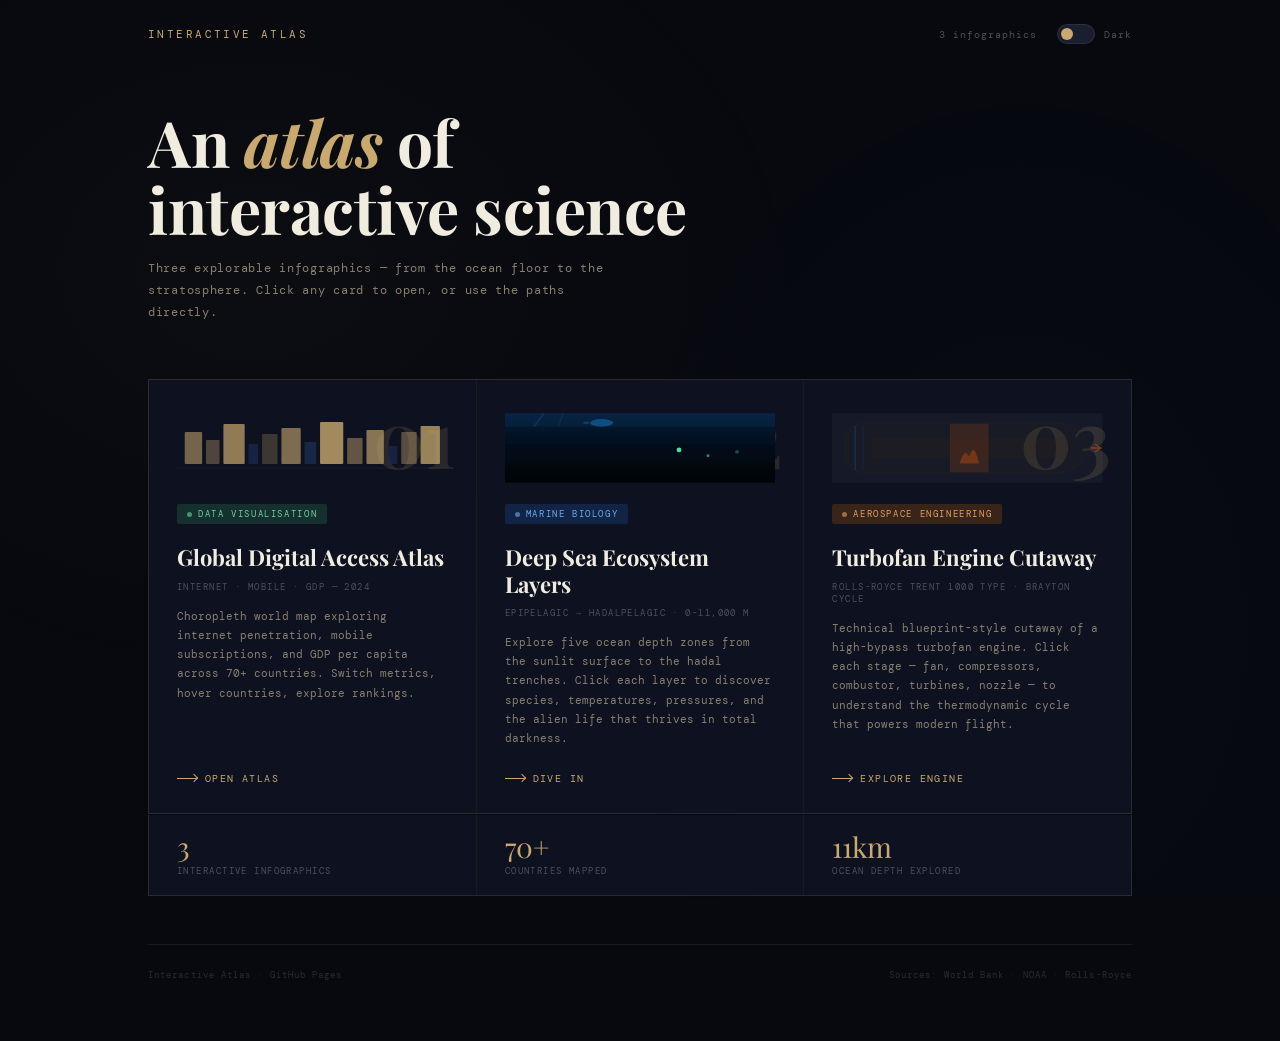
<file: index.html>
<!DOCTYPE html>
<html lang="en" data-theme="dark">
<head>
<meta charset="UTF-8"/>
<meta name="viewport" content="width=device-width, initial-scale=1.0"/>
<title>Atlas — Interactive Infographics</title>
<link rel="preconnect" href="https://fonts.googleapis.com"/>
<link href="https://fonts.googleapis.com/css2?family=Playfair+Display:ital,wght@0,700;1,400&family=DM+Mono:wght@300;400;500&display=swap" rel="stylesheet"/>
<link rel="stylesheet" href="./css/main.css"/>
</head>
<body>
<div class="wrap">

  <nav>
    <span class="nav-brand">Interactive Atlas</span>
    <div class="nav-right">
      <span class="nav-count">3 infographics</span>
      <label class="theme-toggle" for="theme-cb" aria-label="Toggle theme">
        <div class="toggle-track">
          <div class="toggle-knob"></div>
        </div>
        <span class="toggle-label" id="toggle-label">Dark</span>
      </label>
      <input type="checkbox" id="theme-cb" style="display:none"/>
    </div>
  </nav>

  <header class="site-header">
    <h1>An <em>atlas</em> of<br>interactive science</h1>
    <p>Three explorable infographics — from the ocean floor to the stratosphere. Click any card to open, or use the paths directly.</p>
  </header>

  <div class="cards-grid">

    <!-- Card 1: Digital Atlas -->
    <a class="card" href="./pages/01-global-digital-atlas.html">
      <div class="card-num">01</div>
      <div class="card-vis" id="vis-atlas">
        <svg width="100%" height="100%" viewBox="0 0 280 72" preserveAspectRatio="none">
          <!-- world map dots suggestion -->
          <rect width="280" height="72" fill="none"/>
          <!-- choropleth color bars representing countries -->
          <rect x="8"  y="20" width="18" height="32" rx="1" fill="rgba(201,169,110,0.55)"/>
          <rect x="30" y="28" width="14" height="24" rx="1" fill="rgba(201,169,110,0.35)"/>
          <rect x="48" y="12" width="22" height="40" rx="1" fill="rgba(201,169,110,0.70)"/>
          <rect x="74" y="32" width="10" height="20" rx="1" fill="rgba(26,42,74,0.8)"/>
          <rect x="88" y="22" width="16" height="30" rx="1" fill="rgba(201,169,110,0.25)"/>
          <rect x="108" y="16" width="20" height="36" rx="1" fill="rgba(201,169,110,0.60)"/>
          <rect x="132" y="30" width="12" height="22" rx="1" fill="rgba(26,42,74,0.9)"/>
          <rect x="148" y="10" width="24" height="42" rx="1" fill="rgba(201,169,110,0.80)"/>
          <rect x="176" y="26" width="16" height="26" rx="1" fill="rgba(201,169,110,0.45)"/>
          <rect x="196" y="18" width="18" height="34" rx="1" fill="rgba(201,169,110,0.65)"/>
          <rect x="218" y="34" width="10" height="18" rx="1" fill="rgba(26,42,74,0.7)"/>
          <rect x="232" y="20" width="16" height="32" rx="1" fill="rgba(201,169,110,0.40)"/>
          <rect x="252" y="14" width="20" height="38" rx="1" fill="rgba(201,169,110,0.75)"/>
          <!-- baseline -->
          <line x1="0" y1="56" x2="280" y2="56" stroke="rgba(201,169,110,0.15)" stroke-width="0.5"/>
        </svg>
      </div>
      <div class="card-tag tag-data">Data visualisation</div>
      <div class="card-title">Global Digital Access Atlas</div>
      <div class="card-sub">Internet · Mobile · GDP — 2024</div>
      <div class="card-desc">Choropleth world map exploring internet penetration, mobile subscriptions, and GDP per capita across 70+ countries. Switch metrics, hover countries, explore rankings.</div>
      <div class="card-cta">
        <div class="card-cta-arrow"></div>
        Open atlas
      </div>
    </a>

    <!-- Card 2: Deep Sea -->
    <a class="card" href="./pages/deep_sea_ecosystem_layers.html">
      <div class="card-num">02</div>
      <div class="card-vis" id="vis-ocean">
        <svg width="100%" height="100%" viewBox="0 0 280 72">
          <defs>
            <linearGradient id="ocean-grad" x1="0" y1="0" x2="0" y2="1">
              <stop offset="0%" stop-color="#041830"/>
              <stop offset="40%" stop-color="#020c18"/>
              <stop offset="100%" stop-color="#010408"/>
            </linearGradient>
          </defs>
          <rect width="280" height="72" fill="url(#ocean-grad)" rx="1"/>
          <!-- depth stripes -->
          <rect x="0" y="0"  width="280" height="14" fill="rgba(26,122,204,0.12)"/>
          <rect x="0" y="14" width="280" height="18" fill="rgba(10,64,128,0.08)"/>
          <rect x="0" y="32" width="280" height="20" fill="rgba(8,32,64,0.06)"/>
          <rect x="0" y="52" width="280" height="11" fill="rgba(2,8,14,0.06)"/>
          <rect x="0" y="63" width="280" height="9"  fill="rgba(1,4,8,0.08)"/>
          <!-- bioluminescent dots -->
          <circle cx="180" cy="38" r="2.5" fill="#50ffc0" opacity="0.7"><animate attributeName="opacity" values="0.3;0.9;0.3" dur="2.5s" repeatCount="indefinite"/></circle>
          <circle cx="210" cy="44" r="1.5" fill="#50ffc0" opacity="0.5"><animate attributeName="opacity" values="0.2;0.7;0.2" dur="1.8s" repeatCount="indefinite" begin="0.6s"/></circle>
          <circle cx="240" cy="40" r="2"   fill="#50ffc0" opacity="0.6"><animate attributeName="opacity" values="0.25;0.8;0.25" dur="3s" repeatCount="indefinite" begin="1.2s"/></circle>
          <!-- fish silhouette -->
          <ellipse cx="100" cy="10" rx="12" ry="4" fill="rgba(26,106,170,0.6)"/>
          <path d="M88 10 Q84 7 80 10 Q84 13 88 10Z" fill="rgba(26,106,170,0.4)"/>
          <!-- light rays -->
          <line x1="40" y1="0" x2="30" y2="14" stroke="rgba(26,122,204,0.2)" stroke-width="2"/>
          <line x1="60" y1="0" x2="55" y2="14" stroke="rgba(26,122,204,0.13)" stroke-width="1.5"/>
        </svg>
      </div>
      <div class="card-tag tag-ocean">Marine biology</div>
      <div class="card-title">Deep Sea Ecosystem Layers</div>
      <div class="card-sub">Epipelagic → Hadalpelagic · 0–11,000 m</div>
      <div class="card-desc">Explore five ocean depth zones from the sunlit surface to the hadal trenches. Click each layer to discover species, temperatures, pressures, and the alien life that thrives in total darkness.</div>
      <div class="card-cta">
        <div class="card-cta-arrow"></div>
        Dive in
      </div>
    </a>

    <!-- Card 3: Jet Engine -->
    <a class="card" href="./pages/jet_engine_cutaway.html">
      <div class="card-num">03</div>
      <div class="card-vis" id="vis-engine">
        <svg width="100%" height="100%" viewBox="0 0 280 72">
          <defs>
            <pattern id="bg-grid" x="0" y="0" width="14" height="14" patternUnits="userSpaceOnUse">
              <line x1="0" y1="0" x2="14" y2="0" stroke="rgba(60,40,10,0.07)" stroke-width="0.5"/>
              <line x1="0" y1="0" x2="0" y2="14" stroke="rgba(60,40,10,0.07)" stroke-width="0.5"/>
            </pattern>
          </defs>
          <rect width="280" height="72" fill="rgba(245,240,232,0.04)" rx="1"/>
          <rect width="280" height="72" fill="url(#bg-grid)"/>
          <!-- engine outline simplified -->
          <path d="M14 26 Q14 10 40 10 L230 10 Q258 10 266 36 Q258 62 230 62 L40 62 Q14 62 14 46 Z" fill="rgba(60,40,10,0.08)" stroke="rgba(60,40,10,0.3)" stroke-width="0.8"/>
          <!-- core -->
          <rect x="40" y="26" width="202" height="20" rx="2" fill="rgba(60,40,10,0.1)" stroke="rgba(60,40,10,0.2)" stroke-width="0.5"/>
          <!-- fan blades (vertical lines left) -->
          <line x1="24" y1="13" x2="24" y2="59" stroke="rgba(26,58,106,0.6)" stroke-width="1.5"/>
          <line x1="32" y1="13" x2="32" y2="59" stroke="rgba(26,58,106,0.4)" stroke-width="1"/>
          <!-- combustor glow -->
          <rect x="122" y="11" width="40" height="50" rx="1" fill="rgba(200,80,16,0.18)"/>
          <path d="M132 52 Q137 35 142 45 Q147 28 152 52Z" fill="rgba(200,80,16,0.4)"/>
          <!-- exhaust arrow -->
          <line x1="268" y1="36" x2="276" y2="36" stroke="rgba(200,80,16,0.7)" stroke-width="1.5"/>
          <path d="M272 32 L278 36 L272 40" fill="none" stroke="rgba(200,80,16,0.7)" stroke-width="1.2"/>
        </svg>
      </div>
      <div class="card-tag tag-engine">Aerospace engineering</div>
      <div class="card-title">Turbofan Engine Cutaway</div>
      <div class="card-sub">Rolls-Royce Trent 1000 type · Brayton cycle</div>
      <div class="card-desc">Technical blueprint-style cutaway of a high-bypass turbofan engine. Click each stage — fan, compressors, combustor, turbines, nozzle — to understand the thermodynamic cycle that powers modern flight.</div>
      <div class="card-cta">
        <div class="card-cta-arrow"></div>
        Explore engine
      </div>
    </a>
  </div>

  <!-- Stats strip -->
  <div class="stats-strip">
    <div class="stat-item">
      <div class="stat-val">3</div>
      <div class="stat-key">Interactive infographics</div>
    </div>
    <div class="stat-item">
      <div class="stat-val">70+</div>
      <div class="stat-key">Countries mapped</div>
    </div>
    <div class="stat-item">
      <div class="stat-val">11km</div>
      <div class="stat-key">Ocean depth explored</div>
    </div>
  </div>

  <footer>
    <span>Interactive Atlas · GitHub Pages</span>
    <span>Sources: World Bank · NOAA · Rolls-Royce</span>
  </footer>

</div>

<script type="module">
  import { initTheme } from './js/theme.js';
  initTheme();
</script>
</body>
</html>
</file>
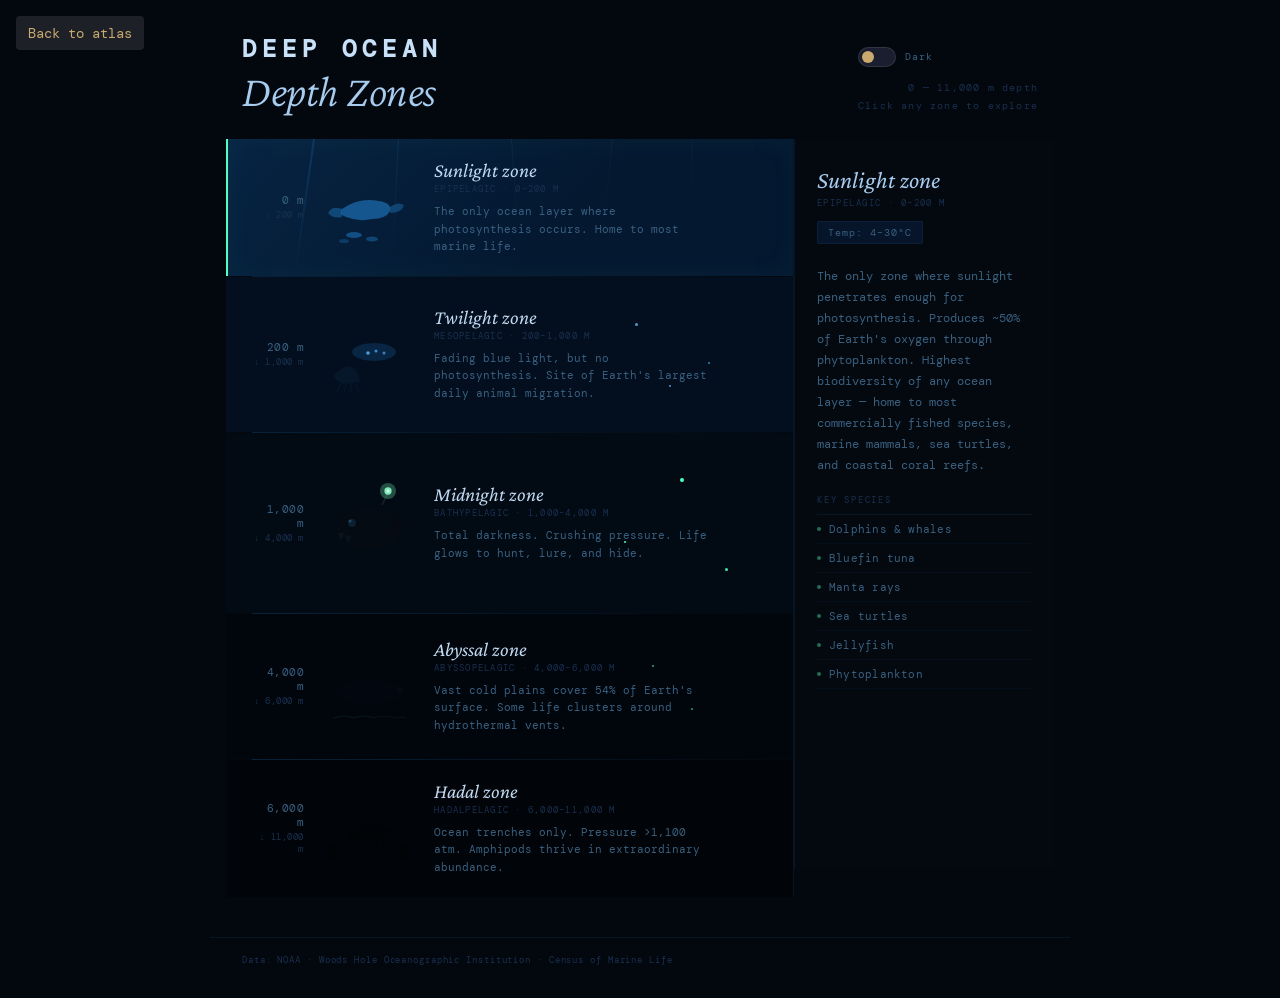
<file: pages/deep_sea_ecosystem_layers.html>
<!DOCTYPE html>
<html lang="en" data-theme="dark">
<head>
<meta charset="UTF-8">
<meta name="viewport" content="width=device-width, initial-scale=1.0">
<title>Ocean Depth Zones</title>
<link rel="preconnect" href="https://fonts.googleapis.com">
<link href="https://fonts.googleapis.com/css2?family=Crimson+Pro:ital,wght@0,300;0,400;0,600;1,300;1,400;1,600&family=DM+Mono:wght@300;400&display=swap" rel="stylesheet">
<link rel="stylesheet" href="../css/deep-sea.css">
</head>
<body>

<header>
  <h1>
    <em>Deep Ocean</em>
    Depth Zones
  </h1>
  <div class="header-note">
    <label class="theme-toggle" for="theme-cb" aria-label="Toggle theme">
      <div class="toggle-track">
        <div class="toggle-knob"></div>
      </div>
      <span class="toggle-label" id="toggle-label">Dark</span>
    </label>
    <input type="checkbox" id="theme-cb" style="display:none"/>
    0 — 11,000 m depth<br>
    Click any zone to explore
  </div>
        <button class="back-btn" onclick="window.location.href='../index.html'">Back to atlas</button>

</header>

<main>
  <div class="depth-col" id="depth-col">

    <!-- SUNLIGHT ZONE -->
    <div class="zone-band active" data-zone="sun" onclick="selectZone('sun')">
      <div class="light-rays" id="rays-sun">
        <div class="ray" style="left:15%;height:100%;opacity:1;width:2px;transform:rotate(8deg);"></div>
        <div class="ray" style="left:30%;height:85%;opacity:0.7;width:1px;transform:rotate(3deg);"></div>
        <div class="ray" style="left:50%;height:70%;opacity:0.5;width:1px;transform:rotate(-4deg);"></div>
        <div class="ray" style="left:68%;height:60%;opacity:0.4;width:1px;transform:rotate(6deg);"></div>
        <div class="ray" style="left:82%;height:50%;opacity:0.3;width:1px;transform:rotate(-2deg);"></div>
      </div>
      <div class="zone-inner">
        <div class="depth-marker">
          <div class="depth-top">0 m</div>
          <div class="depth-bottom">↓ 200 m</div>
        </div>
        <div class="zone-visual">
          <svg viewBox="0 0 90 80">
            <!-- dolphin -->
            <g class="anim-bob">
              <path d="M18 42 Q35 30 55 34 Q68 36 66 44 Q62 52 48 52 Q35 55 22 50 Q14 47 18 42Z" fill="#1a6aaa" opacity="0.75"/>
              <path d="M18 42 Q8 38 4 46 Q9 52 18 50Z" fill="#1a6aaa" opacity="0.55"/>
              <path d="M66 40 Q74 34 80 38 Q78 46 66 46Z" fill="#1a6aaa" opacity="0.5"/>
            </g>
            <!-- small fish -->
            <ellipse class="anim-drift" cx="30" cy="68" rx="8" ry="3" fill="#2080cc" opacity="0.5" style="animation-delay:0.5s"/>
            <ellipse class="anim-drift" cx="48" cy="72" rx="6" ry="2.5" fill="#2080cc" opacity="0.4" style="animation-delay:1.2s"/>
            <ellipse class="anim-drift" cx="20" cy="74" rx="5" ry="2" fill="#1a70bb" opacity="0.35" style="animation-delay:0.3s"/>
          </svg>
        </div>
        <div class="zone-text">
          <div class="zone-name-label">Sunlight zone</div>
          <div class="zone-sub-label">Epipelagic · 0–200 m</div>
          <div class="zone-teaser">The only ocean layer where photosynthesis occurs. Home to most marine life.</div>
        </div>
      </div>
    </div>
    <div class="zone-divider"></div>

    <!-- TWILIGHT ZONE -->
    <div class="zone-band" data-zone="twi" onclick="selectZone('twi')">
      <div class="particles">
        <div class="p-dot" style="width:3px;height:3px;left:72%;top:30%;background:#4a9ad0;--dur:4s;--delay:0s;--max-op:0.7;"></div>
        <div class="p-dot" style="width:2px;height:2px;left:85%;top:55%;background:#3080c0;--dur:3s;--delay:1s;--max-op:0.5;"></div>
        <div class="p-dot" style="width:2px;height:2px;left:78%;top:70%;background:#4a9ad0;--dur:5s;--delay:0.5s;--max-op:0.6;"></div>
      </div>
      <div class="zone-inner">
        <div class="depth-marker">
          <div class="depth-top">200 m</div>
          <div class="depth-bottom">↓ 1,000 m</div>
        </div>
        <div class="zone-visual">
          <svg viewBox="0 0 90 80">
            <!-- lanternfish body -->
            <g class="anim-bob" style="animation-delay:0.8s">
              <ellipse cx="50" cy="38" rx="22" ry="9" fill="#0a2a4a" opacity="0.85"/>
              <ellipse cx="34" cy="36" r="7" fill="#070e1a" opacity="0.9"/>
              <!-- bioluminescent dots -->
              <circle cx="44" cy="39" r="1.8" fill="#60c0ff" opacity="0.9">
                <animate attributeName="opacity" values="0.5;1;0.5" dur="1.8s" repeatCount="indefinite"/>
              </circle>
              <circle cx="52" cy="37" r="1.5" fill="#40aaff" opacity="0.8">
                <animate attributeName="opacity" values="0.4;0.9;0.4" dur="2.2s" repeatCount="indefinite" begin="0.4s"/>
              </circle>
              <circle cx="60" cy="39" r="1.5" fill="#60c0ff" opacity="0.7">
                <animate attributeName="opacity" values="0.3;0.8;0.3" dur="1.5s" repeatCount="indefinite" begin="0.8s"/>
              </circle>
            </g>
            <!-- squid -->
            <g class="anim-drift" style="animation-delay:1.5s; opacity:0.55">
              <path d="M14 58 Q22 50 28 53 Q34 56 36 67 Q30 70 20 70 Q12 68 10 62 Q10 58 14 58Z" fill="#0a1e38"/>
              <line x1="17" y1="70" x2="13" y2="78" stroke="#0a1e38" stroke-width="1.2"/>
              <line x1="22" y1="70" x2="20" y2="79" stroke="#0a1e38" stroke-width="1.2"/>
              <line x1="27" y1="70" x2="27" y2="79" stroke="#0a1e38" stroke-width="1.2"/>
              <line x1="32" y1="70" x2="35" y2="78" stroke="#0a1e38" stroke-width="1.2"/>
            </g>
          </svg>
        </div>
        <div class="zone-text">
          <div class="zone-name-label">Twilight zone</div>
          <div class="zone-sub-label">Mesopelagic · 200–1,000 m</div>
          <div class="zone-teaser">Fading blue light, but no photosynthesis. Site of Earth's largest daily animal migration.</div>
        </div>
      </div>
    </div>
    <div class="zone-divider"></div>

    <!-- MIDNIGHT ZONE -->
    <div class="zone-band" data-zone="mid" onclick="selectZone('mid')">
      <div class="particles">
        <div class="p-dot" style="width:4px;height:4px;left:80%;top:25%;background:#50ffc0;--dur:3s;--delay:0.2s;--max-op:0.8;"></div>
        <div class="p-dot" style="width:2px;height:2px;left:70%;top:60%;background:#50ffc0;--dur:4.5s;--delay:1s;--max-op:0.5;"></div>
        <div class="p-dot" style="width:3px;height:3px;left:88%;top:75%;background:#40e8a8;--dur:3.5s;--delay:0.7s;--max-op:0.7;"></div>
      </div>
      <div class="zone-inner">
        <div class="depth-marker">
          <div class="depth-top">1,000 m</div>
          <div class="depth-bottom">↓ 4,000 m</div>
        </div>
        <div class="zone-visual">
          <svg viewBox="0 0 90 80">
            <!-- anglerfish -->
            <g class="anim-bob" style="animation-delay:1.2s">
              <!-- lure -->
              <path d="M58 22 Q62 14 64 10" fill="none" stroke="#1a2030" stroke-width="1.5"/>
              <circle cx="64" cy="8" r="5" fill="#70f0b0" opacity="0.25">
                <animate attributeName="r" values="5;9;5" dur="2s" repeatCount="indefinite"/>
                <animate attributeName="opacity" values="0.15;0.35;0.15" dur="2s" repeatCount="indefinite"/>
              </circle>
              <circle cx="64" cy="8" r="3" fill="#90ffcc" opacity="0.7">
                <animate attributeName="r" values="2.5;4;2.5" dur="2s" repeatCount="indefinite"/>
                <animate attributeName="opacity" values="0.5;1;0.5" dur="2s" repeatCount="indefinite"/>
              </circle>
              <circle cx="64" cy="8" r="1.5" fill="#dfffee" opacity="0.9"/>
              <!-- body -->
              <ellipse cx="45" cy="46" rx="32" ry="20" fill="#060c14" opacity="0.95"/>
              <!-- eye -->
              <circle cx="28" cy="40" r="7" fill="#030a10"/>
              <circle cx="28" cy="40" r="4" fill="#0a2030"/>
              <circle cx="26" cy="38" r="1.5" fill="#2a6080" opacity="0.6"/>
              <!-- teeth -->
              <path d="M14 50 L17 58 L20 50" fill="#0a1520" opacity="0.9"/>
              <path d="M21 52 L24 61 L27 53" fill="#0a1520" opacity="0.8"/>
              <!-- fin -->
              <path d="M68 36 Q78 30 82 42 Q76 48 68 46Z" fill="#050a12" opacity="0.7"/>
            </g>
          </svg>
        </div>
        <div class="zone-text">
          <div class="zone-name-label">Midnight zone</div>
          <div class="zone-sub-label">Bathypelagic · 1,000–4,000 m</div>
          <div class="zone-teaser">Total darkness. Crushing pressure. Life glows to hunt, lure, and hide.</div>
        </div>
      </div>
    </div>
    <div class="zone-divider"></div>

    <!-- ABYSSAL ZONE -->
    <div class="zone-band" data-zone="aby" onclick="selectZone('aby')">
      <div class="particles">
        <div class="p-dot" style="width:2px;height:2px;left:75%;top:35%;background:#30a0a0;--dur:6s;--delay:0.3s;--max-op:0.4;"></div>
        <div class="p-dot" style="width:2px;height:2px;left:82%;top:65%;background:#20a080;--dur:5s;--delay:1.5s;--max-op:0.3;"></div>
      </div>
      <div class="zone-inner">
        <div class="depth-marker">
          <div class="depth-top">4,000 m</div>
          <div class="depth-bottom">↓ 6,000 m</div>
        </div>
        <div class="zone-visual">
          <svg viewBox="0 0 90 80">
            <!-- sea cucumber / isopod -->
            <g class="anim-bob" style="animation-delay:2s">
              <ellipse cx="45" cy="46" rx="34" ry="12" fill="#030810" opacity="0.9"/>
              <!-- legs -->
              <line x1="18" y1="46" x2="10" y2="36" stroke="#030810" stroke-width="1.5" opacity="0.7"/>
              <line x1="26" y1="44" x2="20" y2="33" stroke="#030810" stroke-width="1.5" opacity="0.7"/>
              <line x1="36" y1="42" x2="32" y2="30" stroke="#030810" stroke-width="1.4" opacity="0.6"/>
              <line x1="54" y1="42" x2="58" y2="30" stroke="#030810" stroke-width="1.4" opacity="0.6"/>
              <line x1="64" y1="44" x2="70" y2="33" stroke="#030810" stroke-width="1.5" opacity="0.7"/>
              <line x1="72" y1="46" x2="80" y2="36" stroke="#030810" stroke-width="1.5" opacity="0.7"/>
              <circle cx="76" cy="44" r="3" fill="#050c18" opacity="0.8"/>
            </g>
            <!-- vent shimmer hint -->
            <path d="M10 72 Q20 68 30 72 Q40 68 50 72" fill="none" stroke="#1a4040" stroke-width="0.8" opacity="0.4"/>
            <path d="M50 72 Q60 68 70 72 Q78 70 82 72" fill="none" stroke="#1a4040" stroke-width="0.8" opacity="0.3"/>
          </svg>
        </div>
        <div class="zone-text">
          <div class="zone-name-label">Abyssal zone</div>
          <div class="zone-sub-label">Abyssopelagic · 4,000–6,000 m</div>
          <div class="zone-teaser">Vast cold plains cover 54% of Earth's surface. Some life clusters around hydrothermal vents.</div>
        </div>
      </div>
    </div>
    <div class="zone-divider"></div>

    <!-- HADAL ZONE -->
    <div class="zone-band" data-zone="had" onclick="selectZone('had')">
      <div class="zone-inner">
        <div class="depth-marker">
          <div class="depth-top">6,000 m</div>
          <div class="depth-bottom">↓ 11,000 m</div>
        </div>
        <div class="zone-visual">
          <svg viewBox="0 0 90 80">
            <!-- hadal amphipod -->
            <g class="anim-bob" style="animation-delay:3s">
              <ellipse cx="45" cy="45" rx="22" ry="8" fill="#020508" opacity="0.9"/>
              <!-- antennae -->
              <line x1="26" y1="40" x2="14" y2="28" stroke="#020508" stroke-width="1" opacity="0.7"/>
              <line x1="30" y1="38" x2="22" y2="24" stroke="#020508" stroke-width="1" opacity="0.6"/>
              <!-- legs -->
              <line x1="32" y1="48" x2="26" y2="57" stroke="#020508" stroke-width="1" opacity="0.7"/>
              <line x1="38" y1="50" x2="34" y2="60" stroke="#020508" stroke-width="1" opacity="0.6"/>
              <line x1="45" y1="52" x2="43" y2="62" stroke="#020508" stroke-width="1" opacity="0.5"/>
              <line x1="52" y1="52" x2="54" y2="62" stroke="#020508" stroke-width="1" opacity="0.5"/>
              <line x1="58" y1="50" x2="62" y2="60" stroke="#020508" stroke-width="1" opacity="0.6"/>
              <line x1="64" y1="48" x2="70" y2="57" stroke="#020508" stroke-width="1" opacity="0.7"/>
            </g>
            <!-- trench wall hint -->
            <path d="M4 74 L4 60 Q8 56 12 60 L12 74Z" fill="#020406" opacity="0.5"/>
            <path d="M76 74 L76 58 Q80 54 84 58 L84 74Z" fill="#020406" opacity="0.5"/>
          </svg>
        </div>
        <div class="zone-text">
          <div class="zone-name-label">Hadal zone</div>
          <div class="zone-sub-label">Hadalpelagic · 6,000–11,000 m</div>
          <div class="zone-teaser">Ocean trenches only. Pressure >1,100 atm. Amphipods thrive in extraordinary abundance.</div>
        </div>
      </div>
    </div>

  </div><!-- /depth-col -->

  <!-- DETAIL PANEL -->
  <div class="detail-panel" id="detail-panel">
    <div class="dp-prompt" id="dp-prompt">Select a<br>depth zone<br>to explore</div>
    <div id="dp-content" style="display:none; display:flex; flex-direction:column; gap:18px;">
      <div>
        <div class="dp-zone-name" id="dp-name">—</div>
        <div class="dp-depth" id="dp-depth">—</div>
        <div class="dp-temp" id="dp-temp">—</div>
      </div>
      <div class="dp-desc" id="dp-desc">—</div>
      <div>
        <div class="dp-species-label">Key species</div>
        <div class="dp-species-list" id="dp-species"></div>
      </div>
    </div>
  </div>
</main>

<footer>
  Data: NOAA · Woods Hole Oceanographic Institution · Census of Marine Life
</footer>

<script>
const ZONES = {
  sun: {
    name: 'Sunlight zone',
    depth: 'EPIPELAGIC · 0–200 m',
    temp: 'Temp: 4–30°C',
    desc: 'The only zone where sunlight penetrates enough for photosynthesis. Produces ~50% of Earth\'s oxygen through phytoplankton. Highest biodiversity of any ocean layer — home to most commercially fished species, marine mammals, sea turtles, and coastal coral reefs.',
    species: ['Dolphins & whales', 'Bluefin tuna', 'Manta rays', 'Sea turtles', 'Jellyfish', 'Phytoplankton']
  },
  twi: {
    name: 'Twilight zone',
    depth: 'MESOPELAGIC · 200–1,000 m',
    temp: 'Temp: 4–20°C',
    desc: 'Dim blue light filters down but not enough for photosynthesis. Many animals here are transparent or deep red — which appears black at depth. The daily vertical migration — billions of animals rising to feed at night, sinking by day — is the largest animal migration on Earth.',
    species: ['Lanternfish', 'Hatchetfish', 'Firefly squid', 'Dragonfish', 'Siphonophores']
  },
  mid: {
    name: 'Midnight zone',
    depth: 'BATHYPELAGIC · 1,000–4,000 m',
    temp: 'Temp: 2–4°C',
    desc: 'Absolutely no sunlight. Crushing pressures up to 400 atm. Animals generate their own light (bioluminescence) for hunting, communication, and camouflage. Organic matter drifting from above — called "marine snow" — is the primary food source.',
    species: ['Anglerfish', 'Viperfish', 'Giant squid', 'Vampire squid', 'Deep-sea jellyfish']
  },
  aby: {
    name: 'Abyssal zone',
    depth: 'ABYSSOPELAGIC · 4,000–6,000 m',
    temp: 'Temp: 0–3°C',
    desc: 'Vast abyssal plains cover 54% of Earth\'s surface. Near-freezing temperatures, near-total darkness, extreme pressure. Life is sparse but remarkable communities form around hydrothermal vents, fuelled by chemosynthesis rather than sunlight.',
    species: ['Sea cucumbers', 'Giant isopods', 'Abyssal grenadier', 'Foraminifera', 'Sea spiders', 'Dumbo octopus']
  },
  had: {
    name: 'Hadal zone',
    depth: 'HADALPELAGIC · 6,000–11,000 m',
    temp: 'Temp: 1–4°C',
    desc: 'Found only in ocean trenches — the Mariana Trench reaches 11,034 m. Pressure exceeds 1,100 atm. Despite the extreme environment, diverse microbial communities thrive, and amphipod crustaceans are found in extraordinary abundance, feeding on organic matter that sinks from above.',
    species: ['Hadal amphipods', 'Snailfish (Pseudoliparis)', 'Polychaete worms', 'Foraminifera', 'Xenophyophores']
  }
};

function selectZone(key) {
  const z = ZONES[key];
  // Update panel
  document.getElementById('dp-prompt').style.display = 'none';
  const content = document.getElementById('dp-content');
  content.style.display = 'flex';

  document.getElementById('dp-name').textContent = z.name;
  document.getElementById('dp-depth').textContent = z.depth;
  document.getElementById('dp-temp').textContent = z.temp;
  document.getElementById('dp-desc').textContent = z.desc;
  document.getElementById('dp-species').innerHTML = z.species
    .map(s => `<div class="dp-species-item">${s}</div>`).join('');

  // Update active band
  document.querySelectorAll('.zone-band').forEach(b => {
    b.classList.toggle('active', b.dataset.zone === key);
  });
}

// init
selectZone('sun');

/* ── THEME TOGGLE ── */
const html = document.documentElement;
const themeLabel = document.getElementById('toggle-label');

// Persist preference
const saved = localStorage.getItem('atlas-theme') || 'dark';
setTheme(saved);

document.querySelector('.theme-toggle').addEventListener('click', () => {
  const next = html.dataset.theme === 'dark' ? 'light' : 'dark';
  setTheme(next);
});

function setTheme(t) {
  html.dataset.theme = t;
  themeLabel.textContent = t === 'dark' ? 'Dark' : 'Light';
  localStorage.setItem('atlas-theme', t);
}
</script>
</body>
</html>
</file>
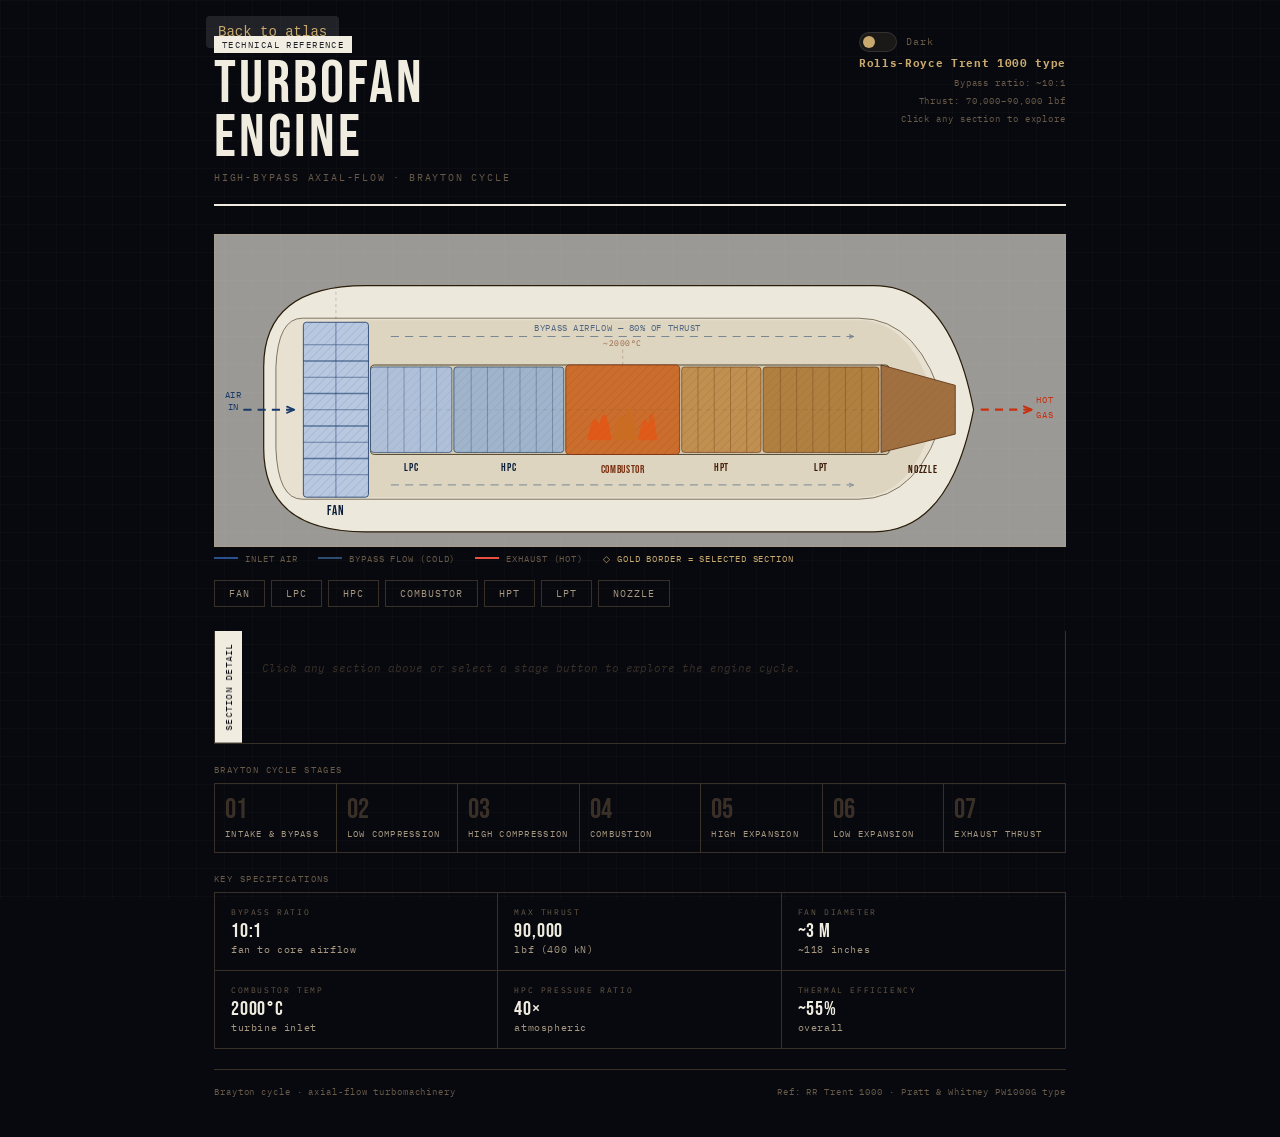
<file: pages/jet_engine_cutaway.html>
<!DOCTYPE html>
<html lang="en" data-theme="dark">
<head>
<meta charset="UTF-8">
<meta name="viewport" content="width=device-width, initial-scale=1.0">
<title>Turbofan Engine — Cutaway</title>
<link rel="preconnect" href="https://fonts.googleapis.com">
<link href="https://fonts.googleapis.com/css2?family=Bebas+Neue&family=IBM+Plex+Mono:wght@300;400;500&display=swap" rel="stylesheet">
<link rel="stylesheet" href="../css/jet-engine.css">
</head>
<body>
<div class="wrap">

  <header>
    <div class="header-left">
      <div class="badge">Technical reference</div>
      <div class="header-title">Turbofan<br>Engine</div>
      <div class="header-sub">High-bypass axial-flow · Brayton cycle</div>
    </div>
    <div class="header-meta">
      <label class="theme-toggle" for="theme-cb" aria-label="Toggle theme">
        <div class="toggle-track">
          <div class="toggle-knob"></div>
        </div>
        <span class="toggle-label" id="toggle-label">Dark</span>
      </label>
      <input type="checkbox" id="theme-cb" style="display:none"/>
      <strong>Rolls-Royce Trent 1000 type</strong>
      Bypass ratio: ~10:1<br>
      Thrust: 70,000–90,000 lbf<br>
      Click any section to explore
    </div>
  </header>
  <button class="back-btn" onclick="window.location.href='../index.html'">Back to atlas</button>
  <!-- ENGINE SVG DIAGRAM -->
  <div class="engine-wrap">
    <svg id="engine-svg" viewBox="0 0 820 290">
      <defs>
        <marker id="arr-blue" viewBox="0 0 10 10" refX="8" refY="5" markerWidth="5" markerHeight="5" orient="auto">
          <path d="M1 2L8 5L1 8" fill="none" stroke="#1a3a6a" stroke-width="1.8" stroke-linecap="round" stroke-linejoin="round"/>
        </marker>
        <marker id="arr-red" viewBox="0 0 10 10" refX="8" refY="5" markerWidth="5" markerHeight="5" orient="auto">
          <path d="M1 2L8 5L1 8" fill="none" stroke="#c83010" stroke-width="1.8" stroke-linecap="round" stroke-linejoin="round"/>
        </marker>
        <marker id="arr-amber" viewBox="0 0 10 10" refX="8" refY="5" markerWidth="5" markerHeight="5" orient="auto">
          <path d="M1 2L8 5L1 8" fill="none" stroke="#b85a08" stroke-width="1.5" stroke-linecap="round" stroke-linejoin="round"/>
        </marker>

        <!-- hatching for hot sections -->
        <pattern id="hatch-hot" x="0" y="0" width="6" height="6" patternUnits="userSpaceOnUse" patternTransform="rotate(45)">
          <line x1="0" y1="0" x2="0" y2="6" stroke="#6a2008" stroke-width="0.6" opacity="0.4"/>
        </pattern>
        <pattern id="hatch-comp" x="0" y="0" width="6" height="6" patternUnits="userSpaceOnUse" patternTransform="rotate(45)">
          <line x1="0" y1="0" x2="0" y2="6" stroke="#0a1e3a" stroke-width="0.6" opacity="0.3"/>
        </pattern>

        <filter id="sel-glow">
          <feGaussianBlur stdDeviation="3" result="blur"/>
          <feComposite in="SourceGraphic" in2="blur" operator="over"/>
        </filter>
      </defs>

      <!-- ════ OUTER NACELLE ════ -->
      <path d="M40 118 Q40 38 140 38 L640 38 Q715 38 738 160 Q715 280 640 280 L140 280 Q40 280 40 198 Z"
            fill="#ede8dc" stroke="#2a1e0a" stroke-width="1.2"/>

      <!-- nacelle interior -->
      <path d="M78 70 L625 70 Q686 70 710 160 Q686 248 625 248 L78 248 Q54 248 52 198 L52 118 Q54 70 78 70Z"
            fill="#e8e0d0" stroke="#3a2e18" stroke-width="0.6"/>

      <!-- bypass duct shading -->
      <path d="M145 72 L625 72 Q680 72 702 160 Q680 246 625 246 L145 246 Q90 246 88 198 L88 118 Q90 72 145 72Z"
            fill="#ddd5c0" stroke="none"/>

      <!-- core tube -->
      <rect x="145" y="116" width="510" height="88" rx="4" fill="#d0c8b0" stroke="#3a2e18" stroke-width="0.8"/>

      <!-- Core tube inner shading -->
      <rect x="145" y="116" width="510" height="88" rx="4" fill="url(#hatch-comp)" opacity="0.4"/>

      <!-- ════ BYPASS FLOW ════ -->
      <line class="flow-line" x1="165" y1="88" x2="620" y2="88" stroke="#1a3a6a" stroke-width="1.2" opacity="0.5" marker-end="url(#arr-blue)"/>
      <text font-family="IBM Plex Mono,monospace" font-size="9" fill="#1a3a6a" x="388" y="83" text-anchor="middle" opacity="0.7" letter-spacing="0.06em">BYPASS AIRFLOW — 80% OF THRUST</text>

      <!-- bypass bottom -->
      <line class="flow-line" x1="165" y1="234" x2="620" y2="234" stroke="#1a3a6a" stroke-width="1.2" opacity="0.4" marker-end="url(#arr-blue)"/>

      <!-- air intake arrow -->
      <line class="flow-line" x1="20" y1="160" x2="70" y2="160" stroke="#1a3a6a" stroke-width="2" marker-end="url(#arr-blue)"/>
      <text font-family="IBM Plex Mono,monospace" font-size="9" fill="#1a3a6a" x="10" y="148" text-anchor="middle" letter-spacing="0.06em">AIR</text>
      <text font-family="IBM Plex Mono,monospace" font-size="9" fill="#1a3a6a" x="10" y="160" text-anchor="middle" letter-spacing="0.06em">IN</text>

      <!-- exhaust -->
      <line class="flow-hot" x1="745" y1="160" x2="795" y2="160" stroke="#c83010" stroke-width="2.2" marker-end="url(#arr-red)"/>
      <text font-family="IBM Plex Mono,monospace" font-size="9" fill="#c83010" x="808" y="153" text-anchor="middle" letter-spacing="0.06em">HOT</text>
      <text font-family="IBM Plex Mono,monospace" font-size="9" fill="#c83010" x="808" y="168" text-anchor="middle" letter-spacing="0.06em">GAS</text>

      <!-- ════ SECTION: FAN ════ -->
      <g class="eng-sec" id="sec-fan" onclick="selectSec('fan')">
        <rect x="79" y="74" width="64" height="172" rx="3" fill="#b8c8e0" stroke="#1a3a6a" stroke-width="0.8"/>
        <rect x="79" y="74" width="64" height="172" rx="3" fill="url(#hatch-comp)"/>
        <!-- fan blade lines (horizontal) -->
        <line x1="79" y1="96" x2="143" y2="96" stroke="#1a3a6a" stroke-width="1" opacity="0.5"/>
        <line x1="79" y1="112" x2="143" y2="112" stroke="#1a3a6a" stroke-width="1.5" opacity="0.6"/>
        <line x1="79" y1="128" x2="143" y2="128" stroke="#1a3a6a" stroke-width="1" opacity="0.5"/>
        <line x1="79" y1="144" x2="143" y2="144" stroke="#1a3a6a" stroke-width="1.5" opacity="0.6"/>
        <line x1="79" y1="160" x2="143" y2="160" stroke="#1a3a6a" stroke-width="1" opacity="0.5"/>
        <line x1="79" y1="176" x2="143" y2="176" stroke="#1a3a6a" stroke-width="1.5" opacity="0.6"/>
        <line x1="79" y1="192" x2="143" y2="192" stroke="#1a3a6a" stroke-width="1" opacity="0.5"/>
        <line x1="79" y1="208" x2="143" y2="208" stroke="#1a3a6a" stroke-width="1.5" opacity="0.6"/>
        <line x1="79" y1="224" x2="143" y2="224" stroke="#1a3a6a" stroke-width="1" opacity="0.5"/>
        <!-- center shaft line -->
        <line x1="111" y1="74" x2="111" y2="246" stroke="#1a3a6a" stroke-width="1" opacity="0.5"/>
        <!-- label -->
        <text font-family="Bebas Neue,sans-serif" font-size="13" fill="#0a1e3a" x="111" y="264" text-anchor="middle" letter-spacing="0.08em">Fan</text>
        <!-- selection highlight -->
        <rect class="sec-highlight" x="76" y="71" width="70" height="178" rx="4" fill="none" stroke="#b8860a" stroke-width="2" opacity="0"/>
      </g>

      <!-- ════ SECTION: LPC ════ -->
      <g class="eng-sec" id="sec-lpc" onclick="selectSec('lpc')">
        <rect x="145" y="118" width="80" height="84" rx="3" fill="#b0c0d8" stroke="#1a3a6a" stroke-width="0.6"/>
        <rect x="145" y="118" width="80" height="84" rx="3" fill="url(#hatch-comp)" opacity="0.6"/>
        <line x1="162" y1="118" x2="162" y2="202" stroke="#1a3a6a" stroke-width="0.7" opacity="0.5"/>
        <line x1="178" y1="118" x2="178" y2="202" stroke="#1a3a6a" stroke-width="0.7" opacity="0.5"/>
        <line x1="194" y1="118" x2="194" y2="202" stroke="#1a3a6a" stroke-width="0.7" opacity="0.5"/>
        <line x1="210" y1="118" x2="210" y2="202" stroke="#1a3a6a" stroke-width="0.7" opacity="0.5"/>
        <text font-family="Bebas Neue,sans-serif" font-size="11" fill="#0a1e3a" x="185" y="220" text-anchor="middle" letter-spacing="0.06em">LPC</text>
        <rect class="sec-highlight" x="142" y="115" width="86" height="90" rx="3" fill="none" stroke="#b8860a" stroke-width="2" opacity="0"/>
      </g>

      <!-- ════ SECTION: HPC ════ -->
      <g class="eng-sec" id="sec-hpc" onclick="selectSec('hpc')">
        <rect x="227" y="118" width="108" height="84" rx="3" fill="#a0b4cc" stroke="#162d4e" stroke-width="0.6"/>
        <rect x="227" y="118" width="108" height="84" rx="3" fill="url(#hatch-comp)" opacity="0.7"/>
        <line x1="244" y1="118" x2="244" y2="202" stroke="#162d4e" stroke-width="0.6" opacity="0.5"/>
        <line x1="260" y1="118" x2="260" y2="202" stroke="#162d4e" stroke-width="0.6" opacity="0.5"/>
        <line x1="276" y1="118" x2="276" y2="202" stroke="#162d4e" stroke-width="0.6" opacity="0.5"/>
        <line x1="292" y1="118" x2="292" y2="202" stroke="#162d4e" stroke-width="0.6" opacity="0.5"/>
        <line x1="308" y1="118" x2="308" y2="202" stroke="#162d4e" stroke-width="0.6" opacity="0.5"/>
        <line x1="324" y1="118" x2="324" y2="202" stroke="#162d4e" stroke-width="0.6" opacity="0.5"/>
        <text font-family="Bebas Neue,sans-serif" font-size="11" fill="#0a1e3a" x="281" y="220" text-anchor="middle" letter-spacing="0.06em">HPC</text>
        <rect class="sec-highlight" x="224" y="115" width="114" height="90" rx="3" fill="none" stroke="#b8860a" stroke-width="2" opacity="0"/>
      </g>

      <!-- ════ SECTION: COMBUSTOR ════ -->
      <g class="eng-sec" id="sec-comb" onclick="selectSec('comb')">
        <rect x="337" y="116" width="112" height="88" rx="4" fill="#c87030" stroke="#7a3010" stroke-width="0.8"/>
        <rect x="337" y="116" width="112" height="88" rx="4" fill="url(#hatch-hot)"/>
        <!-- flame shapes -->
        <path d="M358 190 Q364 158 370 175 Q376 148 382 190Z" fill="#e85010" opacity="0.7"/>
        <path d="M383 190 Q389 155 395 170 Q401 142 407 190Z" fill="#c87020" opacity="0.7"/>
        <path d="M408 190 Q413 160 418 174 Q422 147 427 190Z" fill="#e85010" opacity="0.65"/>
        <!-- orange glow -->
        <rect x="337" y="116" width="112" height="88" rx="4" fill="#ff5500" opacity="0.06"/>
        <text font-family="Bebas Neue,sans-serif" font-size="11" fill="#7a3010" x="393" y="222" text-anchor="middle" letter-spacing="0.06em">Combustor</text>
        <rect class="sec-highlight" x="334" y="113" width="118" height="94" rx="4" fill="none" stroke="#b8860a" stroke-width="2" opacity="0"/>
      </g>

      <!-- ════ SECTION: HPT ════ -->
      <g class="eng-sec" id="sec-hpt" onclick="selectSec('hpt')">
        <rect x="451" y="118" width="78" height="84" rx="3" fill="#c09050" stroke="#6a3010" stroke-width="0.6"/>
        <rect x="451" y="118" width="78" height="84" rx="3" fill="url(#hatch-hot)" opacity="0.8"/>
        <line x1="467" y1="118" x2="467" y2="202" stroke="#6a3010" stroke-width="0.7" opacity="0.5"/>
        <line x1="483" y1="118" x2="483" y2="202" stroke="#6a3010" stroke-width="0.7" opacity="0.5"/>
        <line x1="499" y1="118" x2="499" y2="202" stroke="#6a3010" stroke-width="0.7" opacity="0.5"/>
        <line x1="515" y1="118" x2="515" y2="202" stroke="#6a3010" stroke-width="0.7" opacity="0.5"/>
        <text font-family="Bebas Neue,sans-serif" font-size="11" fill="#4a2008" x="490" y="220" text-anchor="middle" letter-spacing="0.06em">HPT</text>
        <rect class="sec-highlight" x="448" y="115" width="84" height="90" rx="3" fill="none" stroke="#b8860a" stroke-width="2" opacity="0"/>
      </g>

      <!-- ════ SECTION: LPT ════ -->
      <g class="eng-sec" id="sec-lpt" onclick="selectSec('lpt')">
        <rect x="531" y="118" width="114" height="84" rx="3" fill="#b08040" stroke="#5a2808" stroke-width="0.6"/>
        <rect x="531" y="118" width="114" height="84" rx="3" fill="url(#hatch-hot)" opacity="0.6"/>
        <line x1="548" y1="118" x2="548" y2="202" stroke="#5a2808" stroke-width="0.6" opacity="0.5"/>
        <line x1="564" y1="118" x2="564" y2="202" stroke="#5a2808" stroke-width="0.6" opacity="0.5"/>
        <line x1="580" y1="118" x2="580" y2="202" stroke="#5a2808" stroke-width="0.6" opacity="0.5"/>
        <line x1="596" y1="118" x2="596" y2="202" stroke="#5a2808" stroke-width="0.6" opacity="0.5"/>
        <line x1="612" y1="118" x2="612" y2="202" stroke="#5a2808" stroke-width="0.6" opacity="0.5"/>
        <line x1="628" y1="118" x2="628" y2="202" stroke="#5a2808" stroke-width="0.6" opacity="0.5"/>
        <text font-family="Bebas Neue,sans-serif" font-size="11" fill="#3a1a06" x="588" y="220" text-anchor="middle" letter-spacing="0.06em">LPT</text>
        <rect class="sec-highlight" x="528" y="115" width="120" height="90" rx="3" fill="none" stroke="#b8860a" stroke-width="2" opacity="0"/>
      </g>

      <!-- ════ SECTION: NOZZLE ════ -->
      <g class="eng-sec" id="sec-noz" onclick="selectSec('noz')">
        <path d="M647 116 L720 136 L720 184 L647 202Z" fill="#a07040" stroke="#5a3010" stroke-width="0.8"/>
        <path d="M647 116 L720 136 L720 184 L647 202Z" fill="url(#hatch-hot)" opacity="0.5"/>
        <text font-family="Bebas Neue,sans-serif" font-size="11" fill="#3a1a06" x="688" y="222" text-anchor="middle" letter-spacing="0.06em">Nozzle</text>
        <path class="sec-highlight" d="M644 113 L724 133 L724 187 L644 205Z" fill="none" stroke="#b8860a" stroke-width="2" opacity="0"/>
      </g>

      <!-- ── CALLOUT LINES ── -->
      <!-- Fan label line -->
      <line x1="111" y1="38" x2="111" y2="72" stroke="#2a1e0a" stroke-width="0.5" stroke-dasharray="3 3" opacity="0.4"/>
      <!-- Combustor temp annotation -->
      <line x1="393" y1="116" x2="393" y2="100" stroke="#7a3010" stroke-width="0.5" stroke-dasharray="3 3" opacity="0.5"/>
      <text font-family="IBM Plex Mono,monospace" font-size="8" fill="#7a3010" x="393" y="97" text-anchor="middle" opacity="0.7" letter-spacing="0.06em">~2000°C</text>

      <!-- Shaft lines (dashed, connecting turbines to compressors) -->
      <line x1="155" y1="160" x2="649" y2="160" stroke="#2a1e0a" stroke-width="0.5" stroke-dasharray="4 4" opacity="0.2"/>

    </svg>
  </div>

  <!-- FLOW LEGEND -->
  <div class="legend">
    <div class="legend-item">
      <div class="legend-swatch air"></div>
      Inlet air
    </div>
    <div class="legend-item">
      <div class="legend-swatch bypass"></div>
      Bypass flow (cold)
    </div>
    <div class="legend-item">
      <div class="legend-swatch hot"></div>
      Exhaust (hot)
    </div>
    <div class="legend-item" style="color:var(--gold);">
      ◇ Gold border = selected section
    </div>
  </div>

  <!-- STAGE BUTTONS -->
  <div class="stages-row">
    <button class="stage-btn" onclick="selectSec('fan')">Fan</button>
    <button class="stage-btn" onclick="selectSec('lpc')">LPC</button>
    <button class="stage-btn" onclick="selectSec('hpc')">HPC</button>
    <button class="stage-btn" onclick="selectSec('comb')">Combustor</button>
    <button class="stage-btn" onclick="selectSec('hpt')">HPT</button>
    <button class="stage-btn" onclick="selectSec('lpt')">LPT</button>
    <button class="stage-btn" onclick="selectSec('noz')">Nozzle</button>
  </div>

  <!-- DETAIL CAPTION -->
  <div class="caption-strip" id="caption-strip">
    <div class="cs-label">Section detail</div>
    <div class="cs-content">
      <div class="cs-prompt" id="cs-prompt">Click any section above or select a stage button to explore the engine cycle.</div>
      <div id="cs-detail" style="display:none">
        <div class="cs-name" id="cs-name">—</div>
        <div class="cs-desc" id="cs-desc">—</div>
      </div>
    </div>
  </div>

  <!-- THERMODYNAMIC PROCESS -->
  <div style="font-size:9px;letter-spacing:0.16em;text-transform:uppercase;color:var(--ink-light);margin-bottom:8px;">Brayton cycle stages</div>
  <div class="process-strip">
    <div class="ps-item" onclick="selectSec('fan')">
      <div class="ps-num">01</div>
      <div class="ps-name">Intake &amp; bypass</div>
    </div>
    <div class="ps-item" onclick="selectSec('lpc')">
      <div class="ps-num">02</div>
      <div class="ps-name">Low compression</div>
    </div>
    <div class="ps-item" onclick="selectSec('hpc')">
      <div class="ps-num">03</div>
      <div class="ps-name">High compression</div>
    </div>
    <div class="ps-item" onclick="selectSec('comb')">
      <div class="ps-num">04</div>
      <div class="ps-name">Combustion</div>
    </div>
    <div class="ps-item" onclick="selectSec('hpt')">
      <div class="ps-num">05</div>
      <div class="ps-name">High expansion</div>
    </div>
    <div class="ps-item" onclick="selectSec('lpt')">
      <div class="ps-num">06</div>
      <div class="ps-name">Low expansion</div>
    </div>
    <div class="ps-item" onclick="selectSec('noz')">
      <div class="ps-num">07</div>
      <div class="ps-name">Exhaust thrust</div>
    </div>
  </div>

  <!-- SPEC GRID -->
  <div style="font-size:9px;letter-spacing:0.16em;text-transform:uppercase;color:var(--ink-light);margin-bottom:8px;">Key specifications</div>
  <div class="spec-grid">
    <div class="spec-item">
      <div class="spec-key">Bypass ratio</div>
      <div class="spec-val">10:1</div>
      <div class="spec-unit">fan to core airflow</div>
    </div>
    <div class="spec-item">
      <div class="spec-key">Max thrust</div>
      <div class="spec-val">90,000</div>
      <div class="spec-unit">lbf (400 kN)</div>
    </div>
    <div class="spec-item">
      <div class="spec-key">Fan diameter</div>
      <div class="spec-val">~3 m</div>
      <div class="spec-unit">~118 inches</div>
    </div>
    <div class="spec-item">
      <div class="spec-key">Combustor temp</div>
      <div class="spec-val">2000°C</div>
      <div class="spec-unit">turbine inlet</div>
    </div>
    <div class="spec-item">
      <div class="spec-key">HPC pressure ratio</div>
      <div class="spec-val">40×</div>
      <div class="spec-unit">atmospheric</div>
    </div>
    <div class="spec-item">
      <div class="spec-key">Thermal efficiency</div>
      <div class="spec-val">~55%</div>
      <div class="spec-unit">overall</div>
    </div>
  </div>

  <footer>
    <span>Brayton cycle · axial-flow turbomachinery</span>
    <span class="footer-ref">Ref: RR Trent 1000 · Pratt &amp; Whitney PW1000G type</span>
  </footer>

</div><!-- /wrap -->

<script>
const INFO = {
  fan: {
    name: 'Fan',
    desc: 'The massive front fan — up to 3 m diameter — ingests huge volumes of air. Around 80% bypasses the core entirely, flowing around the engine to generate most of the thrust quietly and efficiently. Only ~20% enters the core for combustion. Fan blades are wide-chord titanium-alloy hollow aerofoils designed to withstand bird strikes.',
    svg: { x:76, y:71, w:70, h:178, shape:'rect' }
  },
  lpc: {
    name: 'Low-pressure compressor (LPC)',
    desc: 'Multi-stage axial compressor driven by the low-pressure turbine shaft. Squeezes incoming air to roughly 4× atmospheric pressure using alternating rows of rotating blades and fixed stators, progressively raising temperature and density before the air reaches the HPC.',
    svg: { x:142, y:115, w:86, h:90, shape:'rect' }
  },
  hpc: {
    name: 'High-pressure compressor (HPC)',
    desc: 'The HPC continues compression to ~40× atmospheric pressure overall. Driven by the high-pressure turbine on a concentric inner shaft, its titanium and nickel alloy blades spin at up to 12,000 RPM. Air exits at ~500°C before any combustion has even occurred.',
    svg: { x:224, y:115, w:114, h:90, shape:'rect' }
  },
  comb: {
    name: 'Combustion chamber',
    desc: 'Compressed air mixes with atomised jet fuel (Jet-A) and ignites at ~2,000°C. The annular combustor burns continuously — the igniter spark plug is only needed at startup. Hundreds of precisely angled cooling holes prevent the surrounding metal from melting, keeping metal temperatures below 1,100°C.',
    svg: { x:334, y:113, w:118, h:94, shape:'rect' }
  },
  hpt: {
    name: 'High-pressure turbine (HPT)',
    desc: 'Single or dual stage turbine immediately after the combustor. Extracts energy from the white-hot gases to drive the HPC via a concentric shaft. Blades are cast from directionally-solidified or single-crystal nickel superalloys and cooled internally by intricate serpentine air channels — without which they would melt.',
    svg: { x:448, y:115, w:84, h:90, shape:'rect' }
  },
  lpt: {
    name: 'Low-pressure turbine (LPT)',
    desc: 'Multiple stages extract remaining thermal energy from the gas flow to drive both the fan and LPC through the low-pressure shaft. The LPT is the largest turbine section — slower, cooler, and with bigger blades than the HPT. It powers the fan, which generates ~80% of total thrust.',
    svg: { x:528, y:115, w:120, h:90, shape:'rect' }
  },
  noz: {
    name: 'Exhaust nozzle',
    desc: "The convergent nozzle accelerates exhaust gases to high velocity, generating thrust by Newton's third law. On high-bypass turbofans, the bypass and core flows may mix here (mixed nozzle) or exit separately (unmixed). Exit temperatures reach 400–600°C — far cooler than the HPT inlet, but still radiating visible heat haze.",
    svg: { x:644, y:113, shape:'path' }
  }
};

let current = null;

function selectSec(key) {
  // hide all highlights
  document.querySelectorAll('.sec-highlight').forEach(el => el.setAttribute('opacity','0'));

  // show this one
  const ring = document.querySelector(`#sec-${key} .sec-highlight`);
  if (ring) ring.setAttribute('opacity','1');

  // panel
  document.getElementById('cs-prompt').style.display = 'none';
  const detail = document.getElementById('cs-detail');
  detail.style.display = 'block';
  document.getElementById('cs-name').textContent = INFO[key].name;
  document.getElementById('cs-desc').textContent = INFO[key].desc;

  // buttons
  document.querySelectorAll('.stage-btn').forEach(b => {
    const matches = b.textContent.toLowerCase().replace(/[\s-]/g,'').includes(key) ||
      (key==='comb' && b.textContent.includes('Combustor')) ||
      (key==='lpc' && b.textContent === 'LPC') ||
      (key==='hpc' && b.textContent === 'HPC') ||
      (key==='hpt' && b.textContent === 'HPT') ||
      (key==='lpt' && b.textContent === 'LPT') ||
      (key==='noz' && b.textContent === 'Nozzle') ||
      (key==='fan' && b.textContent === 'Fan');
    b.classList.toggle('active', matches);
  });

  current = key;
}

/* ── THEME TOGGLE ── */
const html = document.documentElement;
const themeLabel = document.getElementById('toggle-label');

// Persist preference
const saved = localStorage.getItem('atlas-theme') || 'dark';
setTheme(saved);

document.querySelector('.theme-toggle').addEventListener('click', () => {
  const next = html.dataset.theme === 'dark' ? 'light' : 'dark';
  setTheme(next);
});

function setTheme(t) {
  html.dataset.theme = t;
  themeLabel.textContent = t === 'dark' ? 'Dark' : 'Light';
  localStorage.setItem('atlas-theme', t);
}
</script>
</body>
</html>
</file>
<file: css/main.css>
:root[data-theme="dark"] {
  --bg:            #07090f;
  --bg-card:       #0d1120;
  --bg-card-hover: #111826;
  --border:        rgba(255,255,255,0.07);
  --border-hover:  rgba(201,169,110,0.35);
  --text-head:     #f0ece0;
  --text-body:     #8a8070;
  --text-label:    #50505a;
  --gold:          #c9a96e;
  --gold-dim:      rgba(201,169,110,0.12);
  --toggle-bg:     #1a1e2e;
  --toggle-knob:   #c9a96e;
  --tag-ocean:     rgba(30,80,160,0.3);
  --tag-ocean-t:   #6aabf0;
  --tag-engine:    rgba(160,80,10,0.3);
  --tag-engine-t:  #e0a060;
  --tag-data:      rgba(40,120,80,0.3);
  --tag-data-t:    #70d0a0;
  --num-color:     rgba(201,169,110,0.08);
  --num-text:      rgba(201,169,110,0.15);
  --divider:       rgba(255,255,255,0.04);
  --footer-text:   #2a2a35;
}
:root[data-theme="light"] {
  --bg:            #f2ede2;
  --bg-card:       #faf7f0;
  --bg-card-hover: #fff;
  --border:        rgba(60,40,10,0.1);
  --border-hover:  rgba(150,90,20,0.4);
  --text-head:     #1a1205;
  --text-body:     #6a5a40;
  --text-label:    #b0a080;
  --gold:          #9a6a10;
  --gold-dim:      rgba(154,106,16,0.08);
  --toggle-bg:     #e0d8c8;
  --toggle-knob:   #9a6a10;
  --tag-ocean:     rgba(20,60,140,0.1);
  --tag-ocean-t:   #1a50b0;
  --tag-engine:    rgba(140,60,10,0.1);
  --tag-engine-t:  #a04010;
  --tag-data:      rgba(20,100,60,0.1);
  --tag-data-t:    #1a7040;
  --num-color:     rgba(154,106,16,0.06);
  --num-text:      rgba(154,106,16,0.12);
  --divider:       rgba(60,40,10,0.06);
  --footer-text:   #ccc0a8;
}

*, *::before, *::after { box-sizing: border-box; margin: 0; padding: 0; }

html { scroll-behavior: smooth; }

body {
  background: var(--bg);
  color: var(--text-head);
  font-family: 'DM Mono', monospace;
  min-height: 100vh;
  transition: background 0.35s, color 0.35s;
}

/* ── BACKGROUND TEXTURE ── */
body::before {
  content: '';
  position: fixed;
  inset: 0;
  background-image: radial-gradient(ellipse 800px 600px at 20% 30%, rgba(201,169,110,0.03) 0%, transparent 70%),
                    radial-gradient(ellipse 600px 800px at 80% 70%, rgba(30,80,160,0.03) 0%, transparent 70%);
  pointer-events: none;
  z-index: 0;
}

.wrap {
  position: relative;
  z-index: 1;
  max-width: 1040px;
  margin: 0 auto;
  padding: 0 28px 60px;
}

/* ── NAV ── */
nav {
  display: flex;
  align-items: center;
  justify-content: space-between;
  padding: 24px 0 0;
  margin-bottom: 64px;
}
.nav-brand {
  font-size: 11px;
  letter-spacing: 0.22em;
  text-transform: uppercase;
  color: var(--gold);
}
.nav-right {
  display: flex;
  align-items: center;
  gap: 20px;
}
.nav-count {
  font-size: 10px;
  color: var(--text-label);
  letter-spacing: 0.1em;
}

/* ── THEME TOGGLE ── */
.theme-toggle {
  display: flex;
  align-items: center;
  gap: 9px;
  cursor: pointer;
  user-select: none;
}
.toggle-track {
  width: 38px;
  height: 20px;
  background: var(--toggle-bg);
  border-radius: 10px;
  position: relative;
  transition: background 0.3s;
  border: 1px solid var(--border);
}
.toggle-knob {
  position: absolute;
  top: 3px;
  left: 3px;
  width: 12px;
  height: 12px;
  border-radius: 50%;
  background: var(--toggle-knob);
  transition: transform 0.3s, background 0.3s;
}
[data-theme="light"] .toggle-knob { transform: translateX(18px); }
.toggle-label {
  font-size: 10px;
  color: var(--text-label);
  letter-spacing: 0.1em;
  width: 28px;
}

/* ── HEADER ── */
.site-header { margin-bottom: 56px; }
.site-header h1 {
  font-family: 'Playfair Display', serif;
  font-size: clamp(38px, 6vw, 64px);
  font-weight: 700;
  color: var(--text-head);
  line-height: 1.05;
  letter-spacing: -0.5px;
  margin-bottom: 16px;
}
.site-header h1 em {
  font-style: italic;
  color: var(--gold);
}
.site-header p {
  font-size: 12px;
  color: var(--text-body);
  letter-spacing: 0.06em;
  max-width: 480px;
  line-height: 1.8;
}

/* ── GRID ── */
.cards-grid {
  display: grid;
  grid-template-columns: repeat(3, 1fr);
  gap: 1px;
  background: var(--border);
  border: 1px solid var(--border);
  margin-bottom: 1px;
}

/* ── CARD ── */
.card {
  background: var(--bg-card);
  padding: 32px 28px 28px;
  text-decoration: none;
  color: inherit;
  display: flex;
  flex-direction: column;
  gap: 0;
  position: relative;
  transition: background 0.2s;
  overflow: hidden;
  min-height: 340px;
}
.card:hover { background: var(--bg-card-hover); }
.card::after {
  content: '';
  position: absolute;
  bottom: 0; left: 0; right: 0;
  height: 2px;
  background: var(--card-accent, var(--gold));
  transform: scaleX(0);
  transform-origin: left;
  transition: transform 0.3s ease;
}
.card:hover::after { transform: scaleX(1); }

/* Large background number */
.card-num {
  position: absolute;
  top: 16px;
  right: 20px;
  font-family: 'Playfair Display', serif;
  font-size: 80px;
  font-weight: 700;
  color: var(--num-text);
  line-height: 1;
  user-select: none;
  pointer-events: none;
  transition: color 0.3s;
}
.card:hover .card-num { color: var(--num-color); }

.card-tag {
  display: inline-flex;
  align-items: center;
  gap: 6px;
  font-size: 9px;
  letter-spacing: 0.18em;
  text-transform: uppercase;
  padding: 4px 10px;
  border-radius: 2px;
  margin-bottom: 20px;
  width: fit-content;
}
.card-tag::before {
  content: '';
  width: 5px; height: 5px;
  border-radius: 50%;
  background: currentColor;
  opacity: 0.6;
}

.tag-ocean  { background: var(--tag-ocean);  color: var(--tag-ocean-t);  --card-accent: var(--tag-ocean-t); }
.tag-engine { background: var(--tag-engine); color: var(--tag-engine-t); --card-accent: var(--tag-engine-t); }
.tag-data   { background: var(--tag-data);   color: var(--tag-data-t);   --card-accent: var(--tag-data-t); }

.card-title {
  font-family: 'Playfair Display', serif;
  font-size: 22px;
  font-weight: 700;
  color: var(--text-head);
  line-height: 1.2;
  margin-bottom: 10px;
  position: relative;
  z-index: 1;
}
.card-sub {
  font-size: 9px;
  letter-spacing: 0.16em;
  text-transform: uppercase;
  color: var(--text-label);
  margin-bottom: 14px;
}
.card-desc {
  font-size: 11px;
  color: var(--text-body);
  line-height: 1.75;
  flex: 1;
  position: relative;
  z-index: 1;
}

.card-cta {
  display: flex;
  align-items: center;
  gap: 8px;
  margin-top: 24px;
  font-size: 10px;
  letter-spacing: 0.14em;
  text-transform: uppercase;
  color: var(--gold);
  position: relative;
  z-index: 1;
}
.card-cta-arrow {
  width: 20px;
  height: 1px;
  background: var(--gold);
  position: relative;
  transition: width 0.25s;
}
.card-cta-arrow::after {
  content: '';
  position: absolute;
  right: 0; top: -3px;
  width: 6px; height: 6px;
  border-right: 1px solid var(--gold);
  border-top: 1px solid var(--gold);
  transform: rotate(45deg);
}
.card:hover .card-cta-arrow { width: 32px; }

/* Decorative illustration areas */
.card-vis {
  height: 72px;
  margin-bottom: 20px;
  position: relative;
  overflow: hidden;
  border-radius: 2px;
  flex-shrink: 0;
}

/* ── STATS STRIP ── */
.stats-strip {
  display: grid;
  grid-template-columns: repeat(3, 1fr);
  gap: 1px;
  background: var(--border);
  border: 1px solid var(--border);
  border-top: none;
  margin-bottom: 48px;
}
.stat-item {
  background: var(--bg-card);
  padding: 18px 28px;
}
.stat-val {
  font-family: 'Playfair Display', serif;
  font-size: 28px;
  color: var(--gold);
  line-height: 1;
  margin-bottom: 4px;
}
.stat-key {
  font-size: 9px;
  color: var(--text-label);
  letter-spacing: 0.16em;
  text-transform: uppercase;
}

/* ── DIVIDER ── */
.section-divider {
  height: 1px;
  background: var(--divider);
  margin: 48px 0 32px;
}

/* ── FOOTER ── */
footer {
  display: flex;
  justify-content: space-between;
  align-items: center;
  padding-top: 24px;
  border-top: 1px solid var(--border);
  font-size: 9px;
  color: var(--footer-text);
  letter-spacing: 0.12em;
}

@media (max-width: 720px) {
  .cards-grid, .stats-strip { grid-template-columns: 1fr; }
  .card-num { font-size: 56px; }
}
@media (max-width: 480px) {
  nav { margin-bottom: 40px; }
  .site-header h1 { font-size: 32px; }
}
</file>
<file: css/deep-sea.css>
*, *::before, *::after { box-sizing: border-box; margin: 0; padding: 0; }

:root[data-theme="dark"] {
  --ink: #03070e;
  --surface: #060d18;
  --panel: #04090f;
  --border: rgba(30,80,140,0.18);
  --text-primary: #c0d8f0;
  --text-dim: #3a6080;
  --text-faint: #1a3050;
  --accent-bio: #50ffc0;
  --accent-glow: rgba(80,255,192,0.15);

  --sun-bg: #041830;
  --sun-accent: #1a7acc;
  --twi-bg: #030f1e;
  --twi-accent: #0a4080;
  --mid-bg: #020a14;
  --mid-accent: #082040;
  --aby-bg: #01060d;
  --aby-accent: #041030;
  --had-bg: #010408;
  --had-accent: #02080e;
  --gold: #c9a96e;
  --toggle-bg: #1a1e2e;
}

:root[data-theme="light"] {
  --ink: #f2ede2;
  --surface: #faf7f0;
  --panel: #fff;
  --border: rgba(60,40,10,0.1);
  --text-primary: #1a1205;
  --text-dim: #6a5a40;
  --text-faint: #b0a080;
  --accent-bio: #1a7040;
  --accent-glow: rgba(20,100,60,0.15);

  --sun-bg: #e8f4f8;
  --sun-accent: #0a5080;
  --twi-bg: #e0e8f0;
  --twi-accent: #1a4080;
  --mid-bg: #d8e0e8;
  --mid-accent: #1a3060;
  --aby-bg: #d0d8e0;
  --aby-accent: #1a2850;
  --had-bg: #c8d0d8;
  --had-accent: #1a2040;
  --gold: #9a6a10;
  --toggle-bg: #e0d8c8;
}

body {
  background: var(--ink);
  color: var(--text-primary);
  font-family: 'DM Mono', monospace;
  min-height: 100vh;
  display: flex;
  flex-direction: column;
  align-items: center;
  padding: 0;
  transition: background 0.35s, color 0.35s;
}

/* ── THEME TOGGLE ── */
.theme-toggle {
  display: flex;
  align-items: center;
  gap: 9px;
  cursor: pointer;
  user-select: none;
  margin-bottom: 12px;
}
.toggle-track {
  width: 38px;
  height: 20px;
  background: var(--toggle-bg);
  border-radius: 10px;
  position: relative;
  transition: background 0.3s;
  border: 1px solid rgba(255,255,255,0.1);
}
[data-theme="light"] .toggle-track {
  border: 1px solid rgba(60,40,10,0.1);
}
.toggle-knob {
  position: absolute;
  top: 3px;
  left: 3px;
  width: 12px;
  height: 12px;
  border-radius: 50%;
  background: var(--gold);
  transition: transform 0.3s, background 0.3s;
}
[data-theme="light"] .toggle-knob { transform: translateX(18px); }
.toggle-label {
  font-size: 10px;
  color: var(--text-dim);
  letter-spacing: 0.1em;
  width: 28px;
}

/* ── HEADER ── */
header {
  width: 100%;
  max-width: 860px;
  padding: 36px 32px 24px;
  display: flex;
  align-items: flex-end;
  justify-content: space-between;
  gap: 16px;
}
header h1 {
  font-family: 'Crimson Pro', serif;
  font-weight: 300;
  font-style: italic;
  font-size: clamp(28px, 5vw, 44px);
  color: #a8ccee;
  line-height: 1.1;
  letter-spacing: -0.5px;
}
header h1 em {
  display: block;
  font-style: normal;
  font-weight: 600;
  color: #c8e0f8;
  font-size: 0.55em;
  letter-spacing: 0.25em;
  text-transform: uppercase;
  font-family: 'DM Mono', monospace;
  margin-bottom: 4px;
}
.header-note {
  font-size: 10px;
  color: var(--text-faint);
  letter-spacing: 0.12em;
  text-align: right;
  line-height: 1.8;
}

/* ── MAIN LAYOUT ── */
main {
  width: 100%;
  max-width: 860px;
  padding: 0 16px 40px;
  display: grid;
  grid-template-columns: 1fr 260px;
  gap: 0;
}

/* ── DEPTH COLUMN ── */
.depth-col {
  position: relative;
  border-right: 1px solid var(--border);
}

  .back-btn {
    position: absolute;
    left: 16px;
    top: 16px;
    background: rgba(255,255,255,0.1);
    border: none;
    color: #c9a96e;
    padding: 8px 12px;
    border-radius: 4px;
    cursor: pointer;
    font-family: 'DM Mono', monospace;
    font-size: 14px;
    transition: background 0.3s ease;
  }
  .back-btn:hover {
    background: rgba(255,255,255,0.2);
  }

/* ── ZONE BANDS ── */
.zone-band {
  position: relative;
  cursor: pointer;
  transition: background 0.3s;
  display: flex;
  align-items: center;
  overflow: hidden;
}
.zone-band::before {
  content: '';
  position: absolute;
  inset: 0;
  opacity: 0;
  transition: opacity 0.3s;
  pointer-events: none;
}
.zone-band:hover::before, .zone-band.active::before { opacity: 1; }

.zone-band[data-zone="sun"] { background: var(--sun-bg); min-height: 120px; }
.zone-band[data-zone="sun"]::before { background: linear-gradient(135deg, rgba(26,122,204,0.12) 0%, transparent 60%); }

.zone-band[data-zone="twi"] { background: var(--twi-bg); min-height: 155px; }
.zone-band[data-zone="twi"]::before { background: linear-gradient(135deg, rgba(10,64,128,0.1) 0%, transparent 60%); }

.zone-band[data-zone="mid"] { background: var(--mid-bg); min-height: 180px; }
.zone-band[data-zone="mid"]::before { background: linear-gradient(135deg, rgba(8,32,64,0.12) 0%, transparent 70%); }

.zone-band[data-zone="aby"] { background: var(--aby-bg); min-height: 145px; }
.zone-band[data-zone="aby"]::before { background: linear-gradient(135deg, rgba(4,16,48,0.1) 0%, transparent 70%); }

.zone-band[data-zone="had"] { background: var(--had-bg); min-height: 130px; border-bottom: none; }
.zone-band[data-zone="had"]::before { background: linear-gradient(135deg, rgba(2,8,14,0.15) 0%, transparent 70%); }

/* Active glow border */
.zone-band.active {
  border-left: 2px solid var(--accent-bio);
  box-shadow: inset 2px 0 30px rgba(80,255,192,0.04);
}
.zone-band:not(.active) {
  border-left: 2px solid transparent;
}

/* ── ZONE INNER ── */
.zone-inner {
  display: flex;
  align-items: center;
  width: 100%;
  padding: 20px 20px 20px 24px;
  gap: 20px;
  position: relative;
  z-index: 1;
}

/* ── DEPTH MARKER ── */
.depth-marker {
  flex-shrink: 0;
  width: 52px;
  text-align: right;
}
.depth-top {
  font-size: 11px;
  color: var(--text-dim);
  letter-spacing: 0.04em;
}
.depth-bottom {
  font-size: 9px;
  color: var(--text-faint);
  letter-spacing: 0.06em;
  margin-top: 2px;
}

/* ── ZONE VISUAL ── */
.zone-visual {
  flex-shrink: 0;
  width: 90px;
  height: 80px;
  position: relative;
}
.zone-visual svg {
  width: 100%;
  height: 100%;
  overflow: visible;
}

/* ── ZONE TEXT ── */
.zone-text { flex: 1; min-width: 0; }
.zone-name-label {
  font-family: 'Crimson Pro', serif;
  font-style: italic;
  font-size: 20px;
  font-weight: 400;
  color: var(--text-primary);
  line-height: 1.1;
  margin-bottom: 2px;
}
.zone-sub-label {
  font-size: 9px;
  color: var(--text-faint);
  letter-spacing: 0.14em;
  text-transform: uppercase;
  margin-bottom: 8px;
}
.zone-teaser {
  font-size: 11px;
  color: var(--text-dim);
  line-height: 1.6;
  max-width: 280px;
}

/* ── DIVIDERS ── */
.zone-divider {
  height: 1px;
  background: linear-gradient(90deg, rgba(10,60,100,0.5) 0%, transparent 100%);
  margin-left: 26px;
}

/* ── LIGHT RAYS (sunlight zone decoration) ── */
.light-rays {
  position: absolute;
  top: 0; left: 0; right: 0; bottom: 0;
  pointer-events: none;
  overflow: hidden;
}
.ray {
  position: absolute;
  top: 0;
  width: 1px;
  background: linear-gradient(to bottom, rgba(30,120,200,0.25) 0%, transparent 100%);
  transform-origin: top center;
}

/* ── PARTICLE DOTS (bioluminescence) ── */
.particles {
  position: absolute;
  inset: 0;
  pointer-events: none;
  overflow: hidden;
}
.p-dot {
  position: absolute;
  border-radius: 50%;
  animation: particlePulse var(--dur, 3s) ease-in-out infinite;
  animation-delay: var(--delay, 0s);
}
@keyframes particlePulse {
  0%, 100% { opacity: 0.08; transform: scale(0.8); }
  50% { opacity: var(--max-op, 0.6); transform: scale(1); }
}

/* ── DETAIL PANEL ── */
.detail-panel {
  background: var(--panel);
  border-left: 1px solid var(--border);
  position: sticky;
  top: 0;
  height: 100%;
  max-height: 730px;
  overflow-y: auto;
  padding: 28px 22px;
  display: flex;
  flex-direction: column;
  gap: 20px;
  align-self: start;
}
.detail-panel::-webkit-scrollbar { width: 3px; }
.detail-panel::-webkit-scrollbar-track { background: transparent; }
.detail-panel::-webkit-scrollbar-thumb { background: #0a2040; border-radius: 2px; }

.dp-prompt {
  font-family: 'Crimson Pro', serif;
  font-style: italic;
  font-size: 15px;
  color: var(--text-faint);
  line-height: 1.6;
  text-align: center;
  padding: 40px 0;
  opacity: 0.7;
}

.dp-zone-name {
  font-family: 'Crimson Pro', serif;
  font-style: italic;
  font-size: 24px;
  font-weight: 400;
  color: #a8ccf0;
  line-height: 1.1;
}
.dp-depth {
  font-size: 9px;
  color: var(--text-faint);
  letter-spacing: 0.16em;
  text-transform: uppercase;
  margin-top: 4px;
}
.dp-temp {
  display: inline-block;
  font-size: 10px;
  color: var(--text-dim);
  letter-spacing: 0.1em;
  background: rgba(10,40,80,0.4);
  padding: 4px 10px;
  border-radius: 2px;
  border: 1px solid rgba(20,60,100,0.3);
  margin-top: 12px;
}
.dp-desc {
  font-size: 12px;
  color: var(--text-dim);
  line-height: 1.75;
  margin-top: 4px;
}
.dp-species-label {
  font-size: 9px;
  color: var(--text-faint);
  letter-spacing: 0.2em;
  text-transform: uppercase;
  padding-bottom: 8px;
  border-bottom: 1px solid var(--border);
}
.dp-species-list { display: flex; flex-direction: column; gap: 0; }
.dp-species-item {
  font-size: 11px;
  color: var(--text-dim);
  padding: 7px 0;
  border-bottom: 1px solid rgba(10,40,80,0.2);
  letter-spacing: 0.02em;
  display: flex;
  align-items: center;
  gap: 8px;
}
.dp-species-item::before {
  content: '';
  width: 4px;
  height: 4px;
  border-radius: 50%;
  background: var(--accent-bio);
  opacity: 0.4;
  flex-shrink: 0;
}

/* Bio glow dot */
.bio-dot {
  display: inline-block;
  width: 5px; height: 5px;
  border-radius: 50%;
  background: var(--accent-bio);
  box-shadow: 0 0 8px var(--accent-bio);
  animation: bioPulse 2s ease-in-out infinite;
  flex-shrink: 0;
}
@keyframes bioPulse {
  0%, 100% { opacity: 0.3; box-shadow: 0 0 4px var(--accent-bio); }
  50% { opacity: 1; box-shadow: 0 0 14px var(--accent-bio); }
}

/* ── CREATURE ANIMATIONS ── */
@keyframes bob { 0%, 100% { transform: translateY(0px); } 50% { transform: translateY(-4px); } }
@keyframes drift { 0% { transform: translateX(0px); } 50% { transform: translateX(5px); } 100% { transform: translateX(0px); } }
@keyframes lurePulse { 0%, 100% { opacity: 0.3; r: 3; } 50% { opacity: 1; r: 5; } }
@keyframes lurePulseOuter { 0%, 100% { opacity: 0.1; r: 7; } 50% { opacity: 0.4; r: 10; } }

.anim-bob { animation: bob 3s ease-in-out infinite; }
.anim-drift { animation: drift 4s ease-in-out infinite; }

/* ── FOOTER ── */
footer {
  max-width: 860px;
  width: 100%;
  padding: 16px 32px 32px;
  font-size: 9px;
  color: var(--text-faint);
  letter-spacing: 0.1em;
  border-top: 1px solid var(--border);
}
</file>
<file: css/jet-engine.css>
*, *::before, *::after { box-sizing: border-box; margin: 0; padding: 0; }

:root[data-theme="dark"] {
  --paper: #07090f;
  --ink-dark: #f0ece0;
  --ink: #d0c8b8;
  --ink-mid: #a89880;
  --ink-light: #6a5a48;
  --ink-faint: #3a3028;
  --line: rgba(255,255,255,0.1);
  --line-strong: rgba(201,169,110,0.25);
  --gold: #c9a96e;
  --gold-light: #e8c898;
  --gold-faint: rgba(201,169,110,0.12);
  --blue-dark: #1a3050;
  --blue: #2a5090;
  --blue-light: #4a7ab0;
  --red: #b83828;
  --red-hot: #e85040;
  --amber: #d48a38;
  --amber-light: #f0a850;
  --grid: rgba(201,169,110,0.03);
}

:root[data-theme="light"] {
  --paper: #f5f0e8;
  --ink-dark: #1a1208;
  --ink: #2a1e0a;
  --ink-mid: #4a3820;
  --ink-light: #8a7050;
  --ink-faint: #c8b890;
  --line: rgba(60,40,10,0.15);
  --line-strong: rgba(60,40,10,0.3);
  --gold: #b8860a;
  --gold-light: #d4a820;
  --gold-faint: rgba(184,134,10,0.12);
  --blue-dark: #0a1e3a;
  --blue: #1a3a6a;
  --blue-light: #2a5090;
  --red: #8a1808;
  --red-hot: #c83010;
  --amber: #b85a08;
  --amber-light: #e07820;
  --grid: rgba(60,40,10,0.06);
}

html { scroll-behavior: smooth; transition: background 0.35s, color 0.35s; }

body {
  background: var(--paper);
  color: var(--ink);
  font-family: 'IBM Plex Mono', monospace;
  min-height: 100vh;
  transition: background 0.35s, color 0.35s;
}

/* ── THEME TOGGLE ── */
.theme-toggle {
  display: flex;
  align-items: center;
  gap: 9px;
  cursor: pointer;
  user-select: none;
}
.toggle-track {
  width: 38px;
  height: 20px;
  background: rgba(201,169,110,0.1);
  border-radius: 10px;
  position: relative;
  transition: background 0.3s;
  border: 1px solid var(--line);
}
.toggle-knob {
  position: absolute;
  top: 3px;
  left: 3px;
  width: 12px;
  height: 12px;
  border-radius: 50%;
  background: var(--gold);
  transition: transform 0.3s, background 0.3s;
}
[data-theme="light"] .toggle-knob { transform: translateX(18px); }
.toggle-label {
  font-size: 10px;
  color: var(--ink-light);
  letter-spacing: 0.1em;
  width: 28px;
}

/* Background grid */
body::before {
  content: '';
  position: fixed;
  inset: 0;
  background-image:
    linear-gradient(var(--grid) 1px, transparent 1px),
    linear-gradient(90deg, var(--grid) 1px, transparent 1px);
  background-size: 28px 28px;
  pointer-events: none;
  z-index: 0;
}

.wrap {
  position: relative;
  z-index: 1;
  max-width: 900px;
  margin: 0 auto;
  padding: 32px 24px 40px;
}

/* ── HEADER ── */
header {
  display: flex;
  align-items: flex-start;
  justify-content: space-between;
  gap: 16px;
  margin-bottom: 28px;
  padding-bottom: 20px;
  border-bottom: 2px solid var(--ink-dark);
}
.header-title {
  font-family: 'Bebas Neue', sans-serif;
  font-size: clamp(36px, 6vw, 60px);
  letter-spacing: 0.05em;
  line-height: 0.9;
  color: var(--ink-dark);
  margin-bottom: 6px;
}
.header-sub {
  font-size: 10px;
  letter-spacing: 0.18em;
  text-transform: uppercase;
  color: var(--ink-light);
  margin-top: 6px;
}
.header-meta {
  text-align: right;
  font-size: 9px;
  color: var(--ink-light);
  letter-spacing: 0.1em;
  line-height: 2;
}
.header-meta strong {
  color: var(--gold);
  display: block;
  font-size: 11px;
  letter-spacing: 0.06em;
}
  .back-btn {
    position: absolute;
    left: 16px;
    top: 16px;
    background: rgba(255,255,255,0.1);
    border: none;
    color: #c9a96e;
    padding: 8px 12px;
    border-radius: 4px;
    cursor: pointer;
    font-family: 'DM Mono', monospace;
    font-size: 14px;
    transition: background 0.3s ease;
  }
  .back-btn:hover {
    background: rgba(255,255,255,0.2);
  }

/* ── CALLOUT BADGE ── */
.badge {
  display: inline-block;
  background: var(--ink-dark);
  color: var(--paper);
  font-size: 9px;
  letter-spacing: 0.16em;
  text-transform: uppercase;
  padding: 3px 8px;
  margin-bottom: 4px;
}

/* ── ENGINE DIAGRAM ── */
.engine-wrap {
  position: relative;
  margin-bottom: 6px;
  background: rgba(255,250,240,0.6);
  border: 1px solid var(--line-strong);
  padding: 12px 8px 4px;
}
.engine-wrap svg {
  width: 100%;
  display: block;
}

/* flow animation */
@keyframes flowRight {
  to { stroke-dashoffset: -24; }
}
.flow-line {
  stroke-dasharray: 8 6;
  animation: flowRight 0.9s linear infinite;
}
.flow-hot {
  stroke-dasharray: 8 6;
  animation: flowRight 0.6s linear infinite;
}

/* Section hover interaction */
.eng-sec {
  cursor: pointer;
  transition: opacity 0.15s;
}
.eng-sec:hover { opacity: 0.85; }
.eng-sec.active .sec-highlight { opacity: 1 !important; }

/* ── CAPTION STRIP ── */
.caption-strip {
  display: flex;
  align-items: stretch;
  border: 1px solid var(--line-strong);
  border-top: none;
  margin-bottom: 20px;
  overflow: hidden;
}
.cs-label {
  background: var(--ink-dark);
  color: var(--paper);
  font-size: 9px;
  letter-spacing: 0.14em;
  text-transform: uppercase;
  writing-mode: vertical-rl;
  text-orientation: mixed;
  transform: rotate(180deg);
  padding: 12px 8px;
  flex-shrink: 0;
  display: flex;
  align-items: center;
}
.cs-content {
  flex: 1;
  padding: 16px 20px;
  display: flex;
  flex-direction: column;
  gap: 6px;
}
.cs-name {
  font-family: 'Bebas Neue', sans-serif;
  font-size: 24px;
  letter-spacing: 0.06em;
  color: var(--ink-dark);
  line-height: 1;
}
.cs-desc {
  font-size: 11.5px;
  color: var(--ink-mid);
  line-height: 1.7;
  max-width: 680px;
}
.cs-prompt {
  font-size: 11px;
  color: var(--ink-faint);
  font-style: italic;
  padding: 14px 0;
}

/* ── STAGE BUTTONS ── */
.stages-row {
  display: flex;
  flex-wrap: wrap;
  gap: 6px;
  margin-bottom: 24px;
}
.stage-btn {
  font-family: 'IBM Plex Mono', monospace;
  font-size: 10px;
  letter-spacing: 0.1em;
  text-transform: uppercase;
  padding: 6px 14px;
  border: 1px solid var(--line-strong);
  background: transparent;
  color: var(--ink-mid);
  cursor: pointer;
  transition: all 0.15s;
}
.stage-btn:hover {
  background: var(--ink-faint);
  border-color: var(--ink-mid);
  color: var(--ink-dark);
}
.stage-btn.active {
  background: var(--ink-dark);
  border-color: var(--ink-dark);
  color: var(--paper);
}

/* ── SPEC GRID ── */
.spec-grid {
  display: grid;
  grid-template-columns: repeat(3, 1fr);
  border: 1px solid var(--line-strong);
  margin-bottom: 20px;
  overflow: hidden;
}
.spec-item {
  padding: 14px 16px;
  border-right: 1px solid var(--line-strong);
  border-bottom: 1px solid var(--line-strong);
}
.spec-item:nth-child(3n) { border-right: none; }
.spec-item:nth-child(n+4) { border-bottom: none; }
.spec-key {
  font-size: 8px;
  letter-spacing: 0.2em;
  text-transform: uppercase;
  color: var(--ink-light);
  margin-bottom: 4px;
}
.spec-val {
  font-family: 'Bebas Neue', sans-serif;
  font-size: 20px;
  letter-spacing: 0.04em;
  color: var(--ink-dark);
  line-height: 1;
}
.spec-unit {
  font-family: 'IBM Plex Mono', monospace;
  font-size: 10px;
  color: var(--ink-mid);
  letter-spacing: 0.06em;
  margin-top: 2px;
}

/* ── PROCESS STRIP ── */
.process-strip {
  display: flex;
  align-items: stretch;
  border: 1px solid var(--line-strong);
  overflow: hidden;
  margin-bottom: 20px;
}
.ps-item {
  flex: 1;
  padding: 12px 10px;
  border-right: 1px solid var(--line-strong);
  position: relative;
  cursor: pointer;
  transition: background 0.15s;
}
.ps-item:last-child { border-right: none; }
.ps-item:hover { background: var(--gold-faint); }
.ps-item.active { background: var(--gold-faint); }
.ps-num {
  font-family: 'Bebas Neue', sans-serif;
  font-size: 28px;
  color: var(--ink-faint);
  line-height: 1;
  margin-bottom: 4px;
}
.ps-name {
  font-size: 9px;
  letter-spacing: 0.14em;
  text-transform: uppercase;
  color: var(--ink-mid);
  line-height: 1.4;
}
.ps-arrow {
  position: absolute;
  right: -8px;
  top: 50%;
  transform: translateY(-50%);
  width: 14px;
  height: 14px;
  background: var(--paper);
  border: 1px solid var(--line-strong);
  border-left: none;
  border-bottom: none;
  transform: translateY(-50%) rotate(45deg);
  z-index: 2;
}

/* ── FOOTER ── */
footer {
  display: flex;
  justify-content: space-between;
  align-items: center;
  padding-top: 16px;
  border-top: 1px solid var(--line-strong);
  font-size: 9px;
  color: var(--ink-light);
  letter-spacing: 0.1em;
}
.footer-ref { text-align: right; }

/* ── LEGEND ── */
.legend {
  display: flex;
  gap: 20px;
  flex-wrap: wrap;
  margin-bottom: 16px;
}
.legend-item {
  display: flex;
  align-items: center;
  gap: 7px;
  font-size: 9px;
  color: var(--ink-light);
  letter-spacing: 0.1em;
  text-transform: uppercase;
}
.legend-swatch {
  width: 24px;
  height: 2px;
  flex-shrink: 0;
}
.legend-swatch.air { background: var(--blue); }
.legend-swatch.bypass { background: var(--blue-light); opacity: 0.6; }
.legend-swatch.hot { background: var(--red-hot); }
.legend-swatch.dashed { background: none; border-bottom: 2px dashed var(--blue); }

@media (max-width: 600px) {
  .spec-grid { grid-template-columns: repeat(2, 1fr); }
  .spec-item:nth-child(2n) { border-right: none; }
  .spec-item:nth-child(2n+1):not(:nth-child(2n)) { border-right: 1px solid var(--line-strong); }
  .process-strip { flex-wrap: wrap; }
  .ps-item { flex: 0 0 33.33%; }
}
</file>
